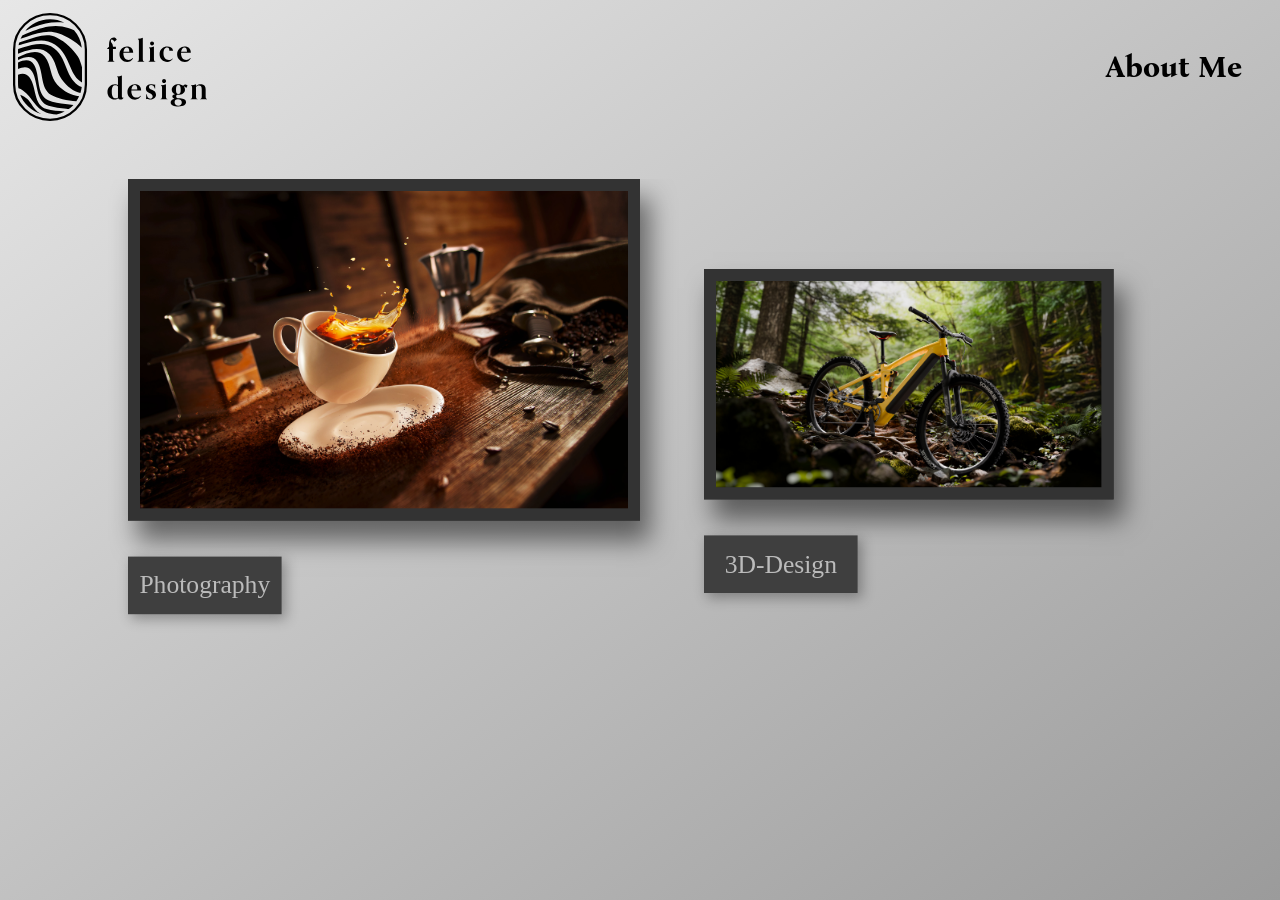
<file: index.html>
<!doctype html>
<html lang="en">
  <head>
    <meta charset="UTF-8" />
    <meta name="viewport" content="width=device-width, initial-scale=1.0" />
    <title>FeliceDesignPortfolio</title>
    <link rel="stylesheet" href="style.css" />
    <script src="script.js" defer></script>
    <link rel="preconnect" href="https://fonts.googleapis.com" />
    <link rel="preconnect" href="https://fonts.gstatic.com" crossorigin />
    <link
      href="https://fonts.googleapis.com/css2?family=Bona+Nova:ital,wght@0,400;0,700;1,400&display=swap"
      rel="stylesheet"
    />
  </head>
  <body>
    <div class="all">
      <div class="topbar">
        <div class="logo"><img src="felicedesignlogo.svg" alt="Logo" /></div>
        <a href="aboutme.html" class="aboutme">About Me</a>
      </div>
      <div class="content">
        <div class="scrollableList">
          <div class="categorycontainer photographycontainer">
            <a href="photography.html" class="categorylink">
              <div class="photographycategory">
                <div class="categorypicturecontainer">
                  <img src="images/photography.jpg" alt="Photography" />
                </div>
                <div class="categoryplaquecontainer">Photography</div>
              </div>
            </a>
          </div>
          <div class="categorycontainer threedcontainer">
            <a href="threed.html" class="categorylink">
              <div class="threedcategory">
                <div class="categorypicturecontainer">
                  <img src="images/threed.jpg" alt="3D-Design" />
                </div>
                <div class="categoryplaquecontainer">3D-Design</div>
              </div>
            </a>
          </div>
        </div>
      </div>
      <div class="bottombar"></div>
    </div>
  </body>
</html>
</file>
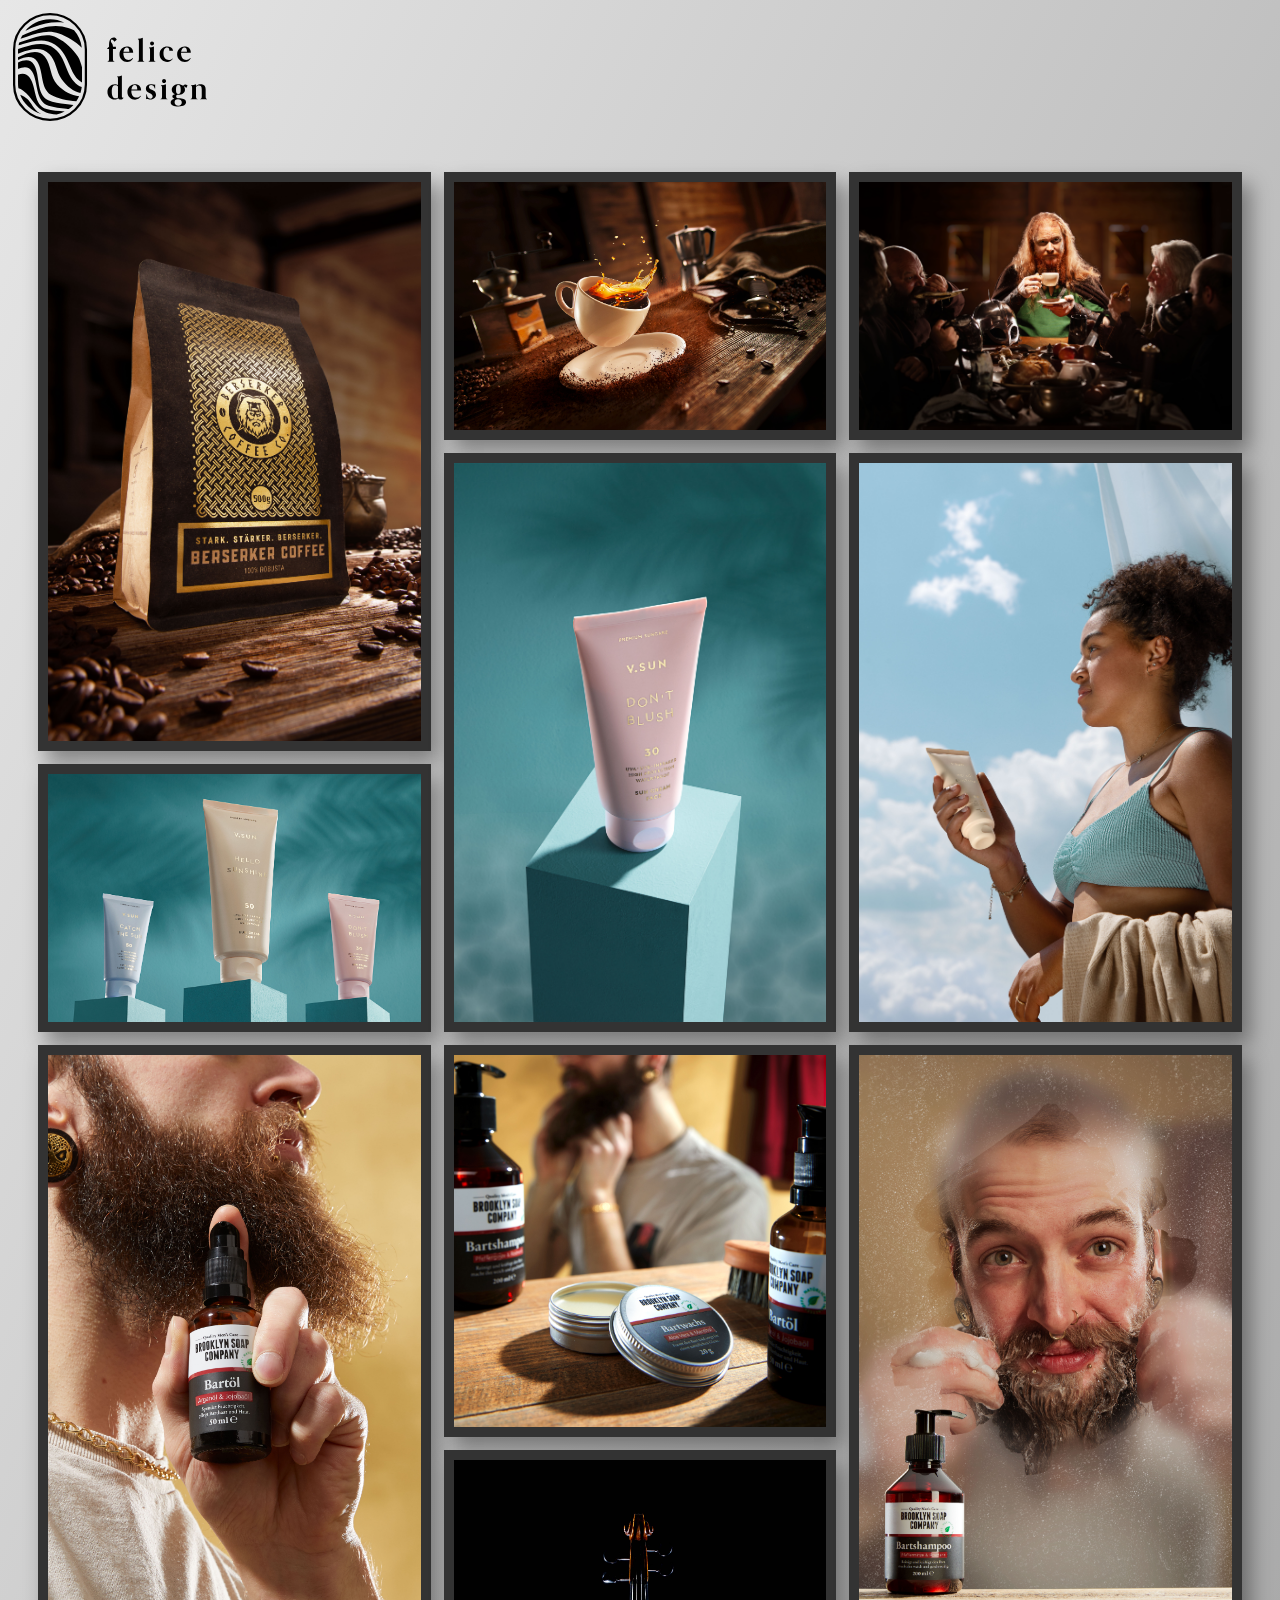
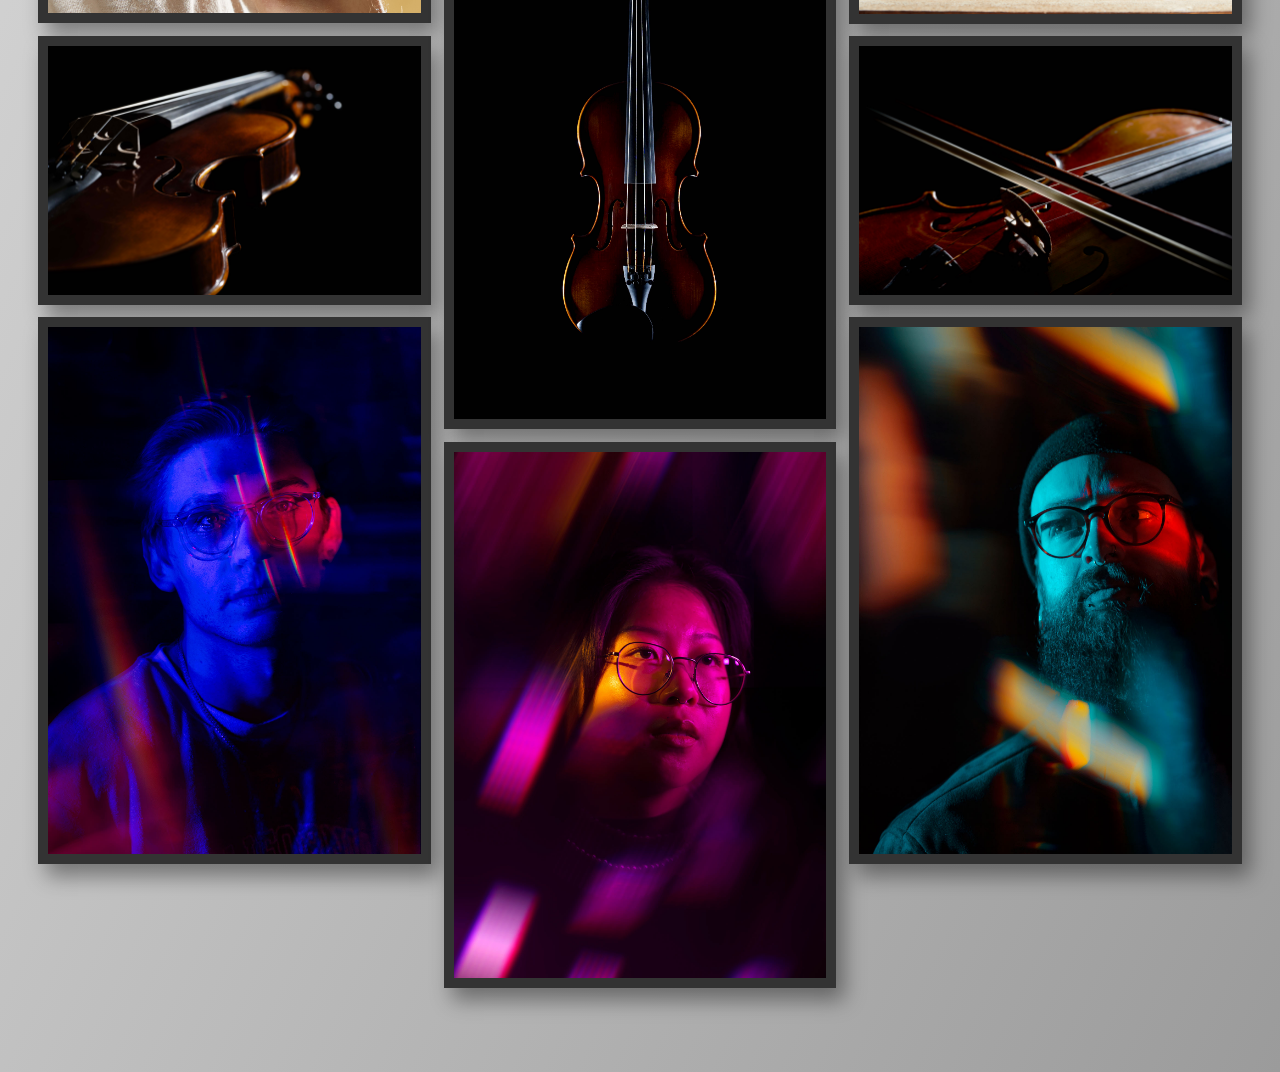
<file: photography.html>
<!doctype html>
<html lang="en">
  <head>
    <meta charset="UTF-8" />
    <meta name="viewport" content="width=device-width, initial-scale=1.0" />
    <title>Photography – FeliceDesignPortfolio</title>
    <link rel="stylesheet" href="style.css" />
    <link rel="stylesheet" href="photography.css" />
    <script src="script.js" defer></script>
  </head>
  <body>
    <div class="all photography-all">
      <div class="topbar">
        <a href="index.html" class="logo"
          ><img src="felicedesignlogo.svg" alt="Logo"
        /></a>
      </div>
      <div class="content">
        <div class="photo-grid">
          <div class="photo-col">
            <img
              src="images/photography/Felix-Weber-C-001.jpg"
              alt
              data-description="Graduation project - Apprenticeship in Product & Advertising Photography"
            />
            <img
              src="images/photography/2010-A-Produktgruppe.jpg"
              alt
              data-description="Graduation project - Apprenticeship in Product & Advertising Photography"
            />
            <img
              src="images/photography/Felix Kosmetik Berichtsheft Öl.jpg"
              alt
              data-description="Apprenticeship Project"
            />
            <img
              src="images/photography/Geige Klippe.jpg"
              alt
              data-description="UNI Project"
            />
            <img
              src="images/photography/2023-05-02-3FG1-TP-Prehm-Weber-Schmid-Portrait003.jpg"
              alt
              data-description="Apprenticeship Project"
            />
          </div>
          <div class="photo-col">
            <img
              src="images/photography/Felix-Weber-C-002.jpg"
              alt
              data-description="Graduation project - Apprenticeship in Product & Advertising Photography"
            />
            <img
              src="images/photography/2010-A-Einzelaufnahme.jpg"
              alt
              data-description="Graduation project - Apprenticeship in Product & Advertising Photography"
            />
            <img
              src="images/photography/Felix Kosmetik Berichtsheft Produktfokus.jpg"
              alt
              data-description="Apprenticeship Project"
            />
            <img
              src="images/photography/Geige Kontur mit Inhalt.jpg"
              alt
              data-description="UNI Project"
            />
            <img
              src="images/photography/2023-05-02-3FG1-TP-Prehm-Weber-Schmid-Portrait004.jpg"
              alt
              data-description="Apprenticeship Project"
            />
          </div>
          <div class="photo-col">
            <img
              src="images/photography/Felix-Weber-C-003.jpg"
              alt
              data-description="Graduation project - Apprenticeship in Product & Advertising Photography"
            />

            <img
              src="images/photography/2010-A-Modelaufnahme-1.jpg"
              alt
              data-description="Graduation project - Apprenticeship in Product & Advertising Photography"
            />
            <img
              src="images/photography/Felix Kosmetik Berichtsheft Shampoo Spiegel.jpg"
              alt
              data-description="Apprenticeship Project"
            />
            <img
              src="images/photography/Geige mit Bogen.jpg"
              alt
              data-description="UNI Project"
            />
            <img
              src="images/photography/2023-05-02-3FG1-TP-Prehm-Weber-Schmid-Portrait001.jpg"
              alt
              data-description="Apprenticeship Project"
            />
          </div>
        </div>
      </div>
      <div class="bottombar"></div>
    </div>
  </body>
</html>
</file>
<file: style.css>
* {
  margin: 0;
  padding: 0;
}

:root {
  --wallColorLight: rgb(231, 231, 231);
  --wallColor2Light: rgb(155, 155, 155);
  --wallColorDark: rgb(49, 49, 49);
  --frameColorLight: rgb(51, 51, 51);
  --frameColorDark: rgb(80, 80, 80);
  --plaqueColorLight: rgb(63, 63, 63);
  --plaqueColorDark: rgb(68, 68, 68);
}

.body {
  padding: 0px;
  margin: 0px;
}
.all {
  padding: 0;
  margin: 0;
  height: 100vh;
  display: flex;
  flex-direction: column;
  overflow: hidden;
  position: relative;
  background: linear-gradient(
    to bottom right,
    var(--wallColorLight),
    var(--wallColor2Light)
  );
}

.topbar {
  height: 12vh;
  display: flex;
  flex-direction: row;
  flex-shrink: 0;
  padding: 1%;
  justify-content: space-between;
}

.logo {
  height: 100%;
  width: auto;
}
.logo img {
  width: 100%;
  height: 100%;
  object-fit: cover;
  filter: invert();
}

.aboutme {
  align-self: center;
  text-decoration: none;
  color: black;
  font-size: 30px;
  font-weight: bold;
  margin-right: 2vw;
  font-family: "Bona Nova", serif;
}

.content {
  flex-grow: 1;
  display: flex;
  overflow: hidden;
  padding-top: 5vh;
}

.scrollableList {
  overflow-x: auto;
  display: flex;
  flex-direction: row;
  height: 100%;
  width: 100%;
  flex-shrink: 0;
  gap: 0vw;
  /* Hide scrollbar but keep functionality */
  scrollbar-width: none; /* Firefox */
  -ms-overflow-style: none; /* IE/Edge */
  padding-left: 10vw;
  padding-right: 10vw;
}

.scrollableList::-webkit-scrollbar {
  display: none; /* Chrome/Safari/Opera */
}

.categorycontainer {
  flex-shrink: 0;
  flex-grow: 0;
  height: 100%;
  position: relative;
  overflow: visible;
  margin-right: 5vw;
}

.photographycontainer {
  width: 40vw;
} /* 50vw × 0.8 */
.threedcontainer {
  width: 32vw;
} /* 40vw × 0.8 */
.uicontainer {
  width: 32vw;
} /* 40vw × 0.8 */
.codingcontainer {
  width: 25.6vw;
} /* 32vw × 0.8 */

.photographycategory {
  position: absolute;
  top: 0vh;
  left: 0vw;
  width: 50vw;
  display: flex;
  flex-direction: column;
  gap: 5vh;
  transform: scale(0.8);
  transform-origin: top left;
}

.threedcategory {
  position: absolute;
  top: 10vh;
  left: 0vw;
  width: 40vw;
  display: flex;
  flex-direction: column;
  gap: 5vh;
  transform: scale(0.8);
  transform-origin: top left;
}

.uicategory {
  position: absolute;
  top: 0vh;
  left: 0vw;
  width: 25vw;
  display: flex;
  flex-direction: column;
  gap: 5vh;
  transform: scale(0.8);
  transform-origin: top left;
}

.codingcategory {
  position: absolute;
  top: 25vh;
  left: 0vw;
  width: 32vw;
  display: flex;
  flex-direction: column;
  gap: 5vh;
  transform: scale(0.8);
  transform-origin: top left;
}

.categorypicturecontainer {
  overflow: hidden;
  border: 15px solid var(--frameColorLight);
  box-sizing: border-box;
  background-color: var(--frameColorLight);
  box-shadow: 12px 25px 30px 1px rgba(0, 0, 0, 0.5);
}

.photographycategory .categorypicturecontainer {
  aspect-ratio: 3 / 2;
}

.threedcategory .categorypicturecontainer {
  aspect-ratio: 16 / 9;
}

.categorypicturecontainer img {
  width: 100%;
  height: 100%;
  object-fit: cover;
  display: block;
}

.categoryplaquecontainer {
  height: 8vh;
  width: 15vw;
  display: flex;
  flex-shrink: 0;
  background-color: var(--plaqueColorLight);
  justify-content: center;
  align-items: center;
  font-size: 2rem;
  color: rgb(187, 187, 187);
  box-shadow: 5px 5px 15px 1px rgba(0, 0, 0, 0.3);
}

.categorylink {
  display: contents;
  text-decoration: none;
  color: inherit;
}

.logo {
  display: block;
  height: 100%;
  width: auto;
  text-decoration: none;
}

.bottombar {
  height: 5vh;
  display: flex;
  flex-direction: row;
  flex-shrink: 0;
  align-items: center;
  justify-content: center;
  color: rgb(124, 124, 118);
}

.media-overlay {
  position: fixed;
  inset: 0;
  background: rgba(0, 0, 0, 0.92);
  display: none;
  align-items: center;
  justify-content: center;
  z-index: 1000;
  padding: 4vh 4vw;
  box-sizing: border-box;
}

.media-overlay.open {
  display: flex;
}

.media-overlay-inner {
  display: flex;
  flex-direction: column;
  align-items: center;
  justify-content: center;
  gap: 2vh;
  width: 100%;
  height: 100%;
}

.media-overlay-media {
  flex: 1 1 auto;
  min-height: 0;
  display: flex;
  align-items: center;
  justify-content: center;
  max-width: 100%;
}

.media-overlay-media img,
.media-overlay-media video {
  max-width: 100%;
  max-height: 100%;
  width: auto;
  height: auto;
  object-fit: contain;
  display: block;
  box-shadow: 0 20px 60px rgba(0, 0, 0, 0.6);
}

.media-overlay-caption {
  color: rgb(220, 220, 220);
  font-size: 1.1rem;
  text-align: center;
  flex-shrink: 0;
  max-width: 80vw;
  white-space: nowrap;
  overflow: hidden;
  text-overflow: ellipsis;
}

.media-overlay-close {
  position: absolute;
  top: 2vh;
  right: 2vw;
  background: transparent;
  border: none;
  color: rgb(220, 220, 220);
  font-size: 2.5rem;
  line-height: 1;
  cursor: pointer;
  padding: 0.5rem 1rem;
  z-index: 1;
}

.media-overlay-close:hover {
  color: white;
}

body.media-overlay-open {
  overflow: hidden;
}
</file>
<file: photography.css>
.photography-all {
    height: auto;
    overflow: visible;
}

.photography-all .content {
    height: auto;
    overflow: visible;
    padding-top: 0;
}

.photo-grid {
    display: flex;
    flex-direction: row;
    gap: 1vw;
    align-items: flex-start;
    padding: 3vw;
}

.photo-col {
    flex: 1;
    display: flex;
    flex-direction: column;
    gap: 1vw;
}

.photo-col img {
    width: 100%;
    display: block;
    border: 10px solid var(--frameColorLight);
    box-sizing: border-box;
    box-shadow: 8px 12px 20px rgba(0, 0, 0, 0.4);
}
</file>
